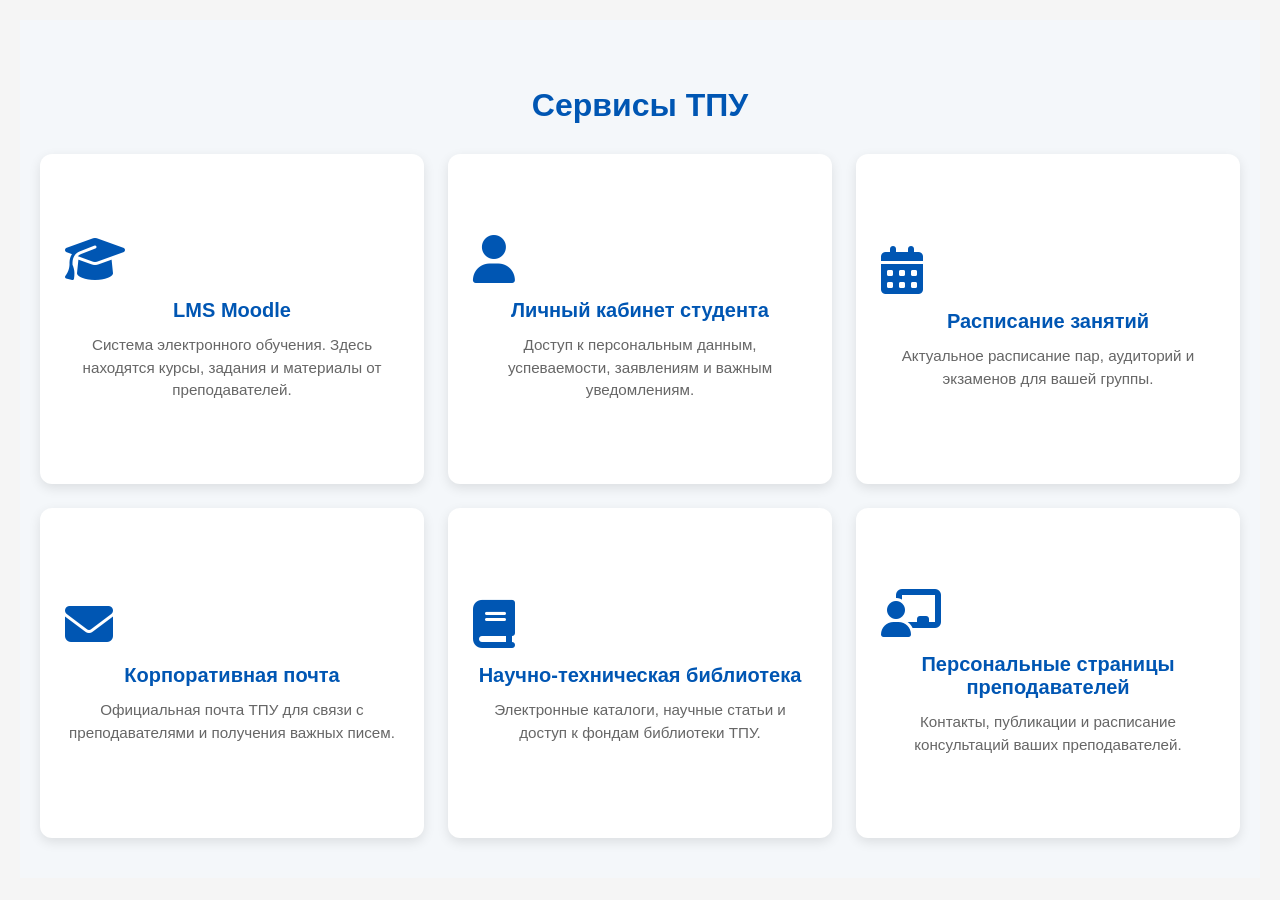
<file: index.html>
<!DOCTYPE html>
<html lang="ru">
<head>
    <meta charset="UTF-8">
    <meta name="viewport" content="width=device-width, initial-scale=1.0">
    <title>Сервисы ТПУ</title>
    <!-- Подключение иконок FontAwesome -->
    <link rel="stylesheet" href="https://cdnjs.cloudflare.com/ajax/libs/font-awesome/6.4.0/css/all.min.css">
    <!-- Подключение вашего CSS -->
    <link rel="stylesheet" href="css/styles.css">
</head>
<body>

    <section class="tpu-services">
        <h2 class="section-title">Сервисы ТПУ</h2>
        <div class="services-grid">
            
            <!-- Карточка 1: LMS Moodle -->
            <a href="https://stud.lms.tpu.ru" target="_blank" rel="noopener noreferrer" class="service-card">
                <i class="fas fa-graduation-cap icon"></i>
                <h3 class="card-title">LMS Moodle</h3>
                <p class="card-desc">Система электронного обучения. Здесь находятся курсы, задания и материалы от преподавателей.</p>
            </a>

            <!-- Карточка 2: Личный кабинет -->
            <a href="https://lk.tpu.ru" rel="noopener noreferrer" class="service-card">
                <i class="fas fa-user icon"></i>
                <h3 class="card-title">Личный кабинет студента</h3>
                <p class="card-desc">Доступ к персональным данным, успеваемости, заявлениям и важным уведомлениям.</p>
            </a>

            <!-- Карточка 3: Расписание -->
            <a href="https://ro-rasp.tpu.ru" target="_blank" rel="noopener noreferrer" class="service-card">
                <i class="fas fa-calendar-alt icon"></i>
                <h3 class="card-title">Расписание занятий</h3>
                <p class="card-desc">Актуальное расписание пар, аудиторий и экзаменов для вашей группы.</p>
            </a>

            <!-- Карточка 4: Почта -->
            <a href="https://mail.tpu.ru" target="_blank" rel="noopener noreferrer" class="service-card">
                <i class="fas fa-envelope icon"></i>
                <h3 class="card-title">Корпоративная почта</h3>
                <p class="card-desc">Официальная почта ТПУ для связи с преподавателями и получения важных писем.</p>
            </a>

            <!-- Карточка 5: Библиотека -->
            <a href="https://lib.tpu.ru" target="_blank" rel="noopener noreferrer" class="service-card">
                <i class="fas fa-book icon"></i>
                <h3 class="card-title">Научно-техническая библиотека</h3>
                <p class="card-desc">Электронные каталоги, научные статьи и доступ к фондам библиотеки ТПУ.</p>
            </a>

            <!-- Карточка 6: Преподаватели -->
            <a href="https://staff.tpu.ru/personal" target="_blank" rel="noopener noreferrer" class="service-card">
                <i class="fas fa-chalkboard-teacher icon"></i>
                <h3 class="card-title">Персональные страницы преподавателей</h3>
                <p class="card-desc">Контакты, публикации и расписание консультаций ваших преподавателей.</p>
            </a>

        </div>
    </section>

</body>
</html>
</file>
<file: css/styles.css>
:root {
    --tpu-blue: #0056b3;
    --tpu-light: #f4f7fa;
    --card-bg: #ffffff;
    --text-main: #333333;
    --text-sec: #666666;
    --shadow: 0 4px 12px rgba(0, 0, 0, 0.1);
    --hover-shadow: 0 8px 20px rgba(0, 0, 0, 0.15);
    --transition: all 0.3s cubic-bezier(0.25, 1, 0.5, 1);
}

body {
    font-family: Arial, sans-serif;
    margin: 0;
    padding: 20px;
    background: #f5f5f5;
}

.tpu-services {
    padding: 40px 20px;
    background-color: var(--tpu-light);
}

.section-title {
    text-align: center;
    color: var(--tpu-blue);
    margin-bottom: 30px;
    font-size: 2rem;
}

.services-grid {
    display: grid;
    grid-template-columns: repeat(auto-fit, minmax(300px, 1fr));
    gap: 24px;
}

.service-card {
    display: flex;
    flex-direction: column;
    align-items: center;
    justify-content: center;
    text-decoration: none;
    color: var(--text-main);
    background-color: var(--card-bg);
    padding: 24px;
    border-radius: 12px;
    box-shadow: var(--shadow);
    transition: var(--transition);
    border: 1px solid transparent;
    min-height: 280px;
}

.service-card:hover {
    transform: translateY(-4px);
    box-shadow: var(--hover-shadow);
    border-color: var(--tpu-blue);
}

.icon {
    font-size: 3rem;
    color: var(--tpu-blue);
    margin-bottom: 16px;
    width: 100%;
}

.card-title {
    font-size: 1.25rem;
    color: var(--tpu-blue);
    margin: 0 0 12px 0;
    text-align: center;
}

.card-desc {
    font-size: 0.95rem;
    color: var(--text-sec);
    line-height: 1.5;
    text-align: center;
    margin: 0;
}

@media (max-width: 600px) {
    .section-title {
        font-size: 1.5rem;
    }
    .service-card {
        padding: 20px 16px;
    }
}
</file>
